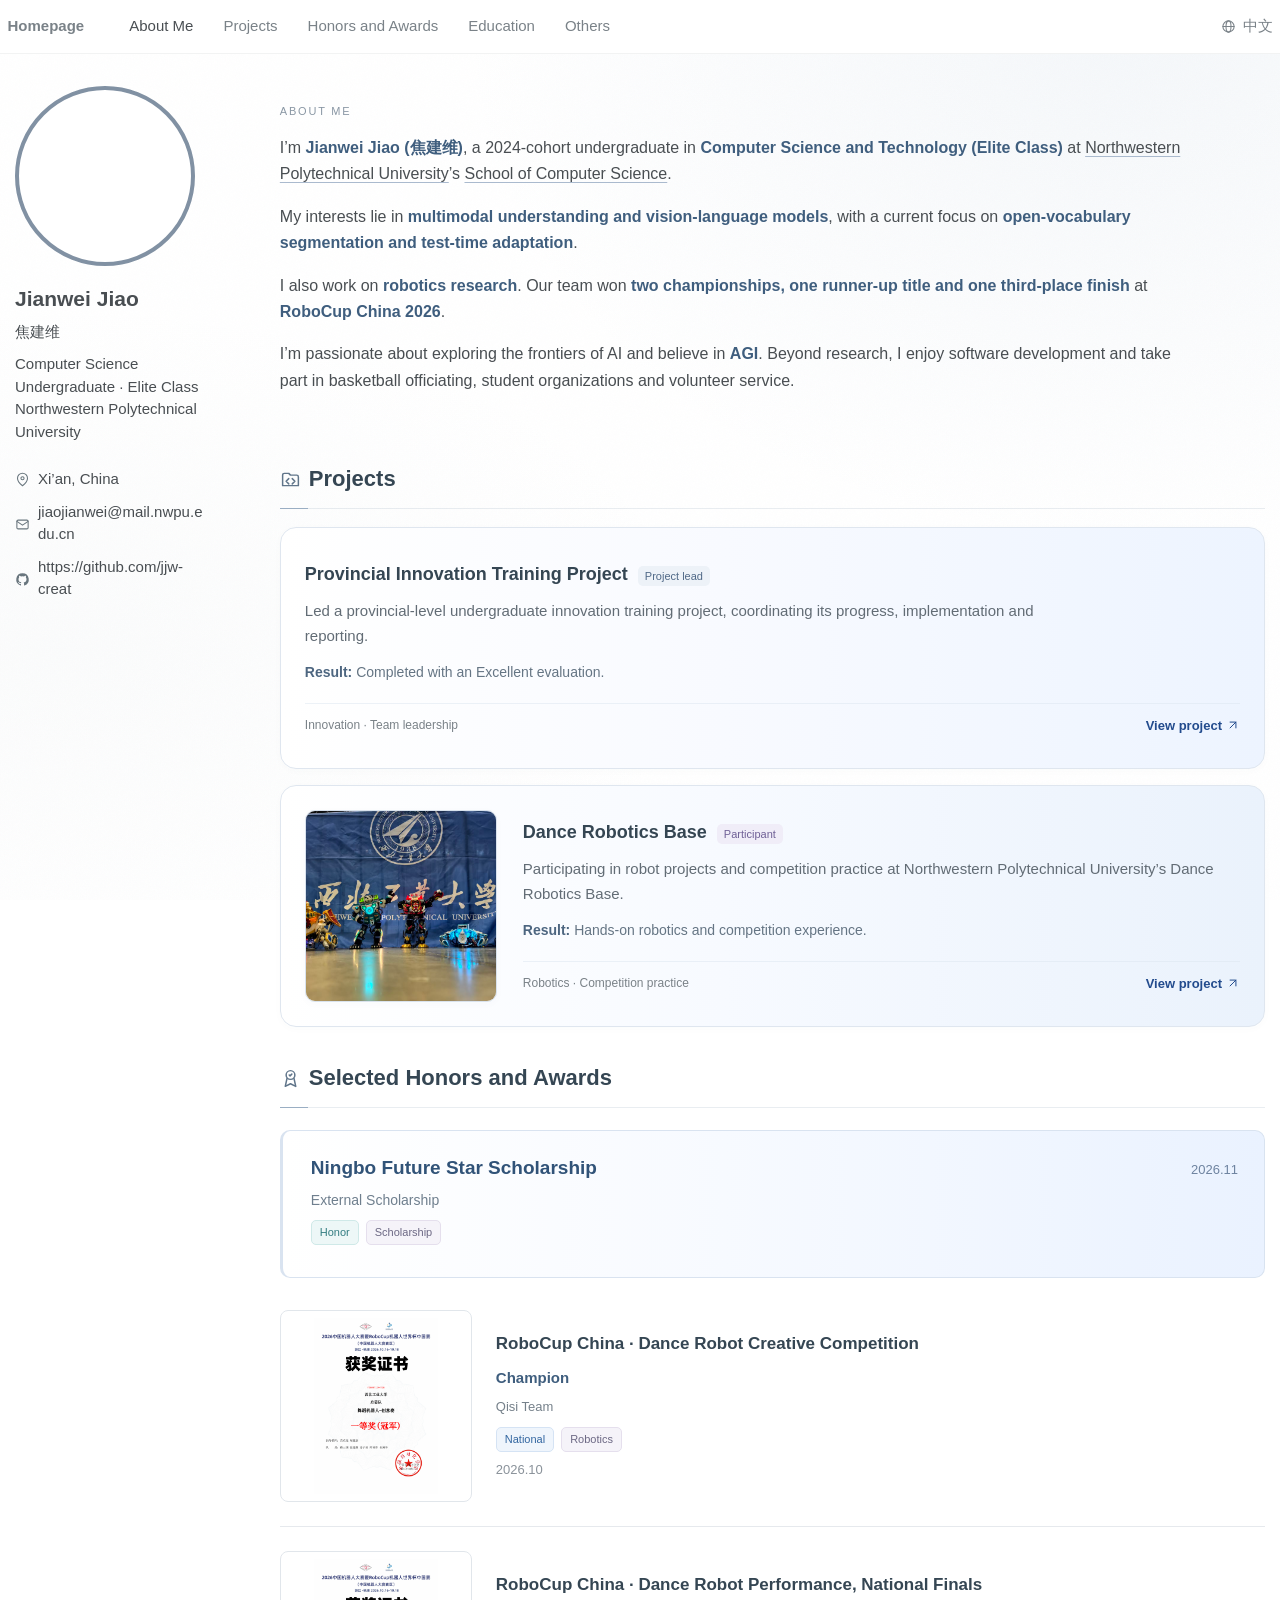
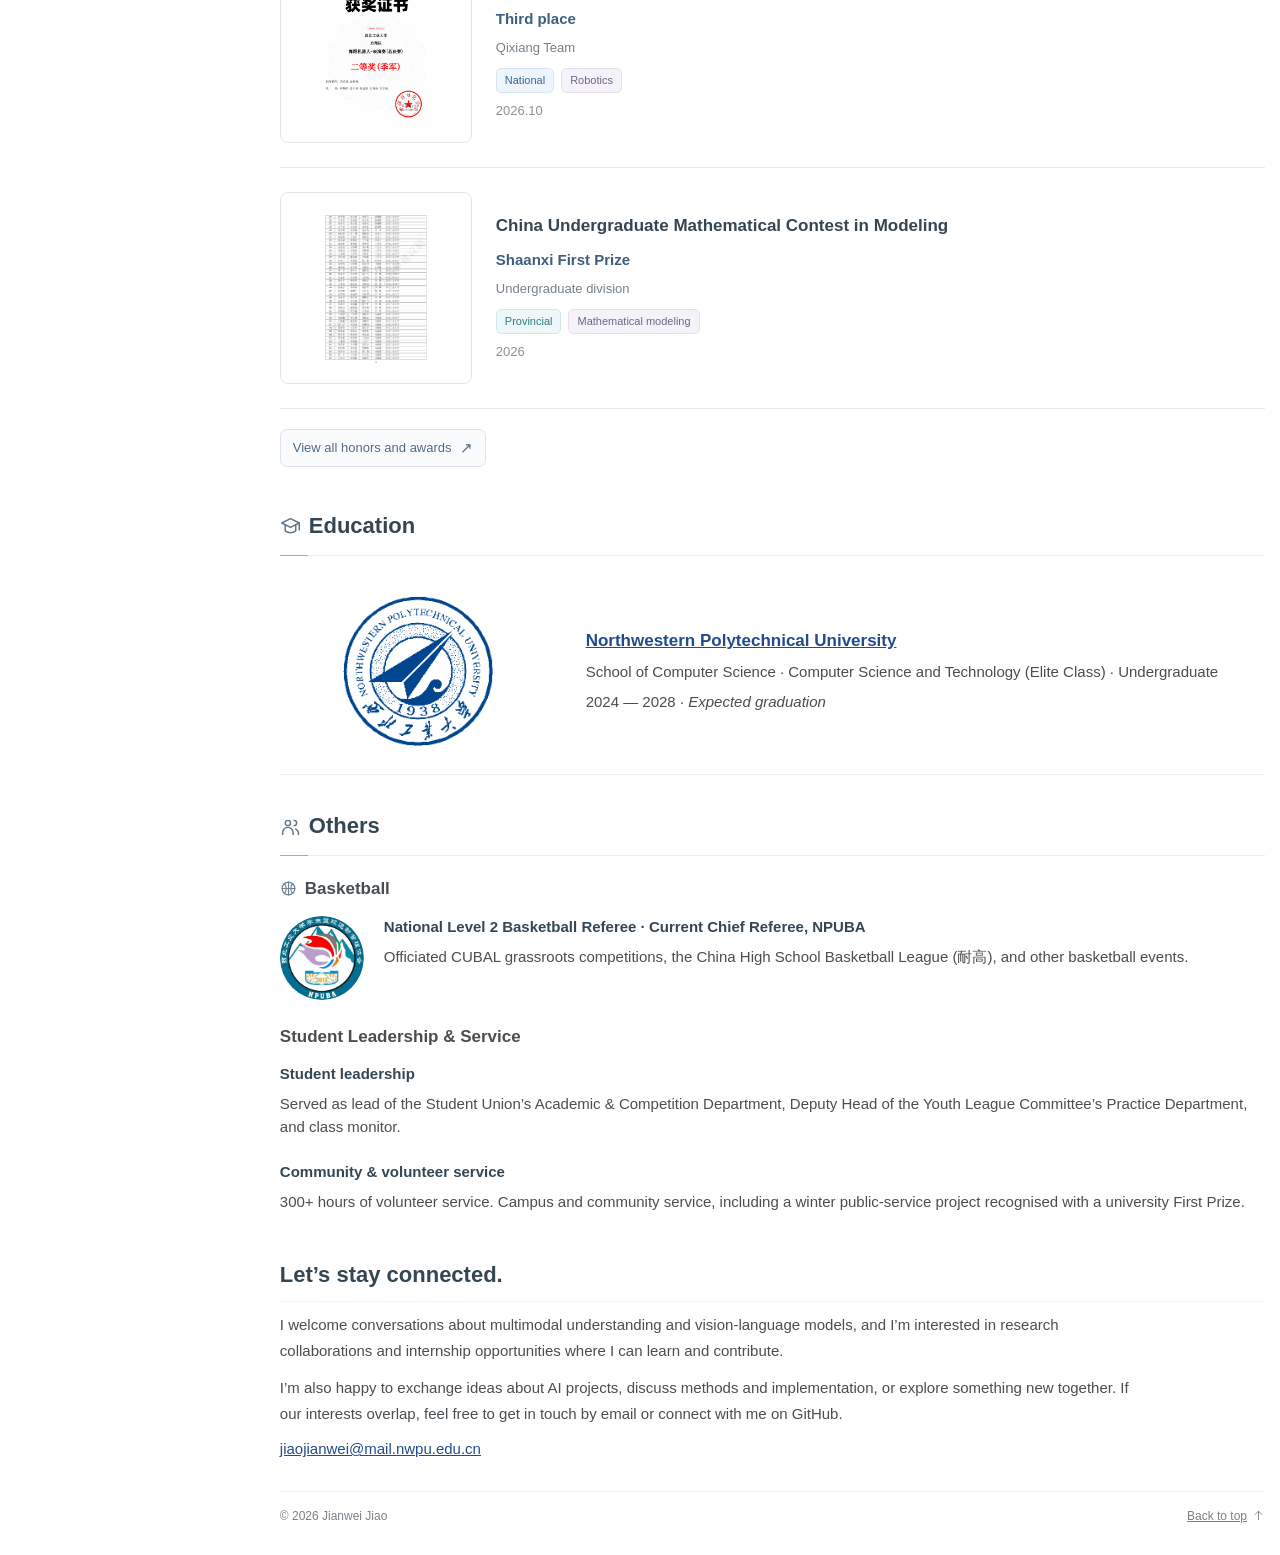
<file: index.html>
<!doctype html>
<html lang="en">
<head>
  <meta charset="UTF-8"><meta name="viewport" content="width=device-width,initial-scale=1">
  <meta name="theme-color" content="#fafbf9">
  <meta name="description" content="Jianwei Jiao — Computer Science undergraduate at Northwestern Polytechnical University, interested in multimodal understanding and vision-language models.">
  <title>Jianwei Jiao · 焦建维</title>
  <link rel="icon" href="assets/favicon.svg" type="image/svg+xml">
  <link rel="stylesheet" href="styles.css"><link rel="stylesheet" href="showcase.css"><script defer src="site-content.js"></script><script defer src="content.js"></script>
<link rel="stylesheet" href="/atmosphere.css"><script defer src="/atmosphere.js"></script><link rel="stylesheet" href="/editorial.css"><link rel="canonical" href="https://jjw-creat.github.io/"></head>
<body>
  <a class="skip" href="#main" data-i="skip">Skip to content</a>
  <header class="header"><div class="nav-inner">
    <a class="wordmark" href="#about" aria-label="Jianwei Jiao home">Homepage</a>
    <nav aria-label="Main navigation">
      <a href="#about" data-i="navAbout">About</a><a href="#projects" data-i="navProjects">Projects</a><a href="#awards" data-i="navAwards">Awards</a><a href="#education" data-i="educationNav">Education</a><a href="#others" data-i="navOthers">Others</a>
    </nav><button id="language" class="language" type="button" aria-label="Switch to Chinese">中文 <span aria-hidden="true">↗</span></button>
  </div></header>
  <div class="layout">
    <aside class="profile" aria-label="Personal information">
      <div class="portrait-frame" aria-hidden="true"></div>
      <div class="identity"><h1>Jianwei Jiao</h1><p class="chinese-name">焦建维</p><p class="role" data-i="role"></p><a class="university" href="https://en.nwpu.edu.cn/" target="_blank" rel="noopener" data-i="university"></a></div>
      <div class="profile-links"><span class="location"><svg class="ui-icon" viewBox="0 0 24 24" fill="none" stroke="currentColor" stroke-width="1.7" stroke-linecap="round" stroke-linejoin="round" aria-hidden="true" focusable="false"><path d="M20 10c0 6-8 12-8 12S4 16 4 10a8 8 0 1 1 16 0Z"/><circle cx="12" cy="10" r="2.5"/></svg> <span data-i="location"></span></span><a href="mailto:jiaojianwei@mail.nwpu.edu.cn"><svg class="ui-icon" viewBox="0 0 24 24" fill="none" stroke="currentColor" stroke-width="1.7" stroke-linecap="round" stroke-linejoin="round" aria-hidden="true" focusable="false"><rect x="3" y="5" width="18" height="14" rx="2"/><path d="m3 7 9 6 9-6"/></svg><span class="contact-value">jiaojianwei@mail.nwpu.edu.cn</span></a><a href="https://github.com/jjw-creat" target="_blank" rel="noopener"><svg class="ui-icon" viewBox="0 0 24 24" fill="none" stroke="currentColor" stroke-width="1.7" stroke-linecap="round" stroke-linejoin="round" aria-hidden="true" focusable="false"><path fill="currentColor" stroke="none" d="M12 2a10 10 0 0 0-3.16 19.49c.5.09.68-.22.68-.48v-1.87c-2.78.6-3.37-1.18-3.37-1.18-.45-1.16-1.11-1.47-1.11-1.47-.91-.62.07-.61.07-.61 1 .07 1.53 1.03 1.53 1.03.89 1.52 2.34 1.08 2.91.83.09-.65.35-1.08.63-1.33-2.22-.25-4.55-1.11-4.55-4.94 0-1.09.39-1.98 1.03-2.68-.1-.25-.45-1.27.1-2.65 0 0 .84-.27 2.75 1.03a9.58 9.58 0 0 1 5 0c1.91-1.3 2.75-1.03 2.75-1.03.55 1.38.2 2.4.1 2.65.64.7 1.03 1.59 1.03 2.68 0 3.84-2.34 4.69-4.57 4.94.36.31.68.92.68 1.85v2.75c0 .27.18.58.69.48A10 10 0 0 0 12 2Z"/></svg><span class="contact-value">https://github.com/jjw-creat</span></a></div>
      <p class="profile-note" data-i="profileNote"></p>
    </aside>
    <main id="main">
      <section id="about" class="about section">
        <p class="about-kicker" data-i="aboutKicker"></p><p class="intro" data-i="intro"></p><p class="intro secondary" data-i="intro2"></p><p class="intro secondary" data-i="introRobotics"></p><p class="intro secondary" data-i="intro3"></p>
      </section>
      <section id="projects" class="section"><div class="section-heading"><h2 data-i="projectsTitle"></h2><span class="section-no">01 /</span></div><p class="section-deck" data-i="projectsDeck"></p><div id="project-list"></div></section>
      <section id="awards" class="section"><div class="section-heading"><h2 data-i="awardsTitle"></h2><span class="section-no">02 /</span></div><div id="award-list"></div><a id="more-awards" class="text-button" href="/awards.html"></a><div id="additional-awards" hidden></div></section>
      <section id="education" class="section"><div class="section-heading"><h2 data-i="educationLabel"></h2></div><div class="education"><span class="education-symbol"><img src="assets/nwpu-emblem.png" alt="Northwestern Polytechnical University logo" width="150" height="150" loading="lazy"></span><div><h3 data-i="university"></h3><p data-i="degree"></p><span class="education-year">2024 — 2028 · <span data-i="expected"></span></span></div></div></section>
      <section id="others" class="section"><div class="section-heading"><h2 data-i="othersTitle"></h2></div><div id="basketball" class="others-group"><h3 class="others-heading" data-i="basketballTitle"></h3><div class="basketball-summary"><img id="basketball-logo" src="assets/npuba-logo.jpg" alt="NPUBA logo" width="84" height="84"><div id="basketball-list"></div></div></div><div id="service" class="others-group"><h3 class="others-heading" data-i="serviceTitle"></h3><div id="service-list"></div></div></section>
      <section class="contact section"><p class="eyebrow" data-i="contactLabel"></p><h2 data-i="contactTitle"></h2><p data-i="contactBody"></p><p data-i="contactBody2"></p><a href="mailto:jiaojianwei@mail.nwpu.edu.cn">jiaojianwei@mail.nwpu.edu.cn</a></section>
      <footer><span>© 2026 Jianwei Jiao</span><a href="#about" data-i="backTop"></a></footer>
    </main>
  </div>
  <dialog id="project-dialog"><div class="dialog-top"><p class="eyebrow" id="dialog-label"></p><button id="close-dialog" type="button" aria-label="Close details">×</button></div><h2 id="dialog-title"></h2><p id="dialog-body"></p><div id="dialog-gallery" class="robot-gallery" hidden></div><dl id="dialog-facts"></dl></dialog>
<dialog id="award-dialog" aria-labelledby="award-dialog-title"><div class="dialog-top"><button type="button" id="close-award-dialog" aria-label="Close award">×</button></div><h2 id="award-dialog-title"></h2><p id="award-dialog-prize"></p><figure><img id="award-dialog-image" alt=""><figcaption id="award-dialog-caption"></figcaption></figure></dialog>
</body></html>
</file>
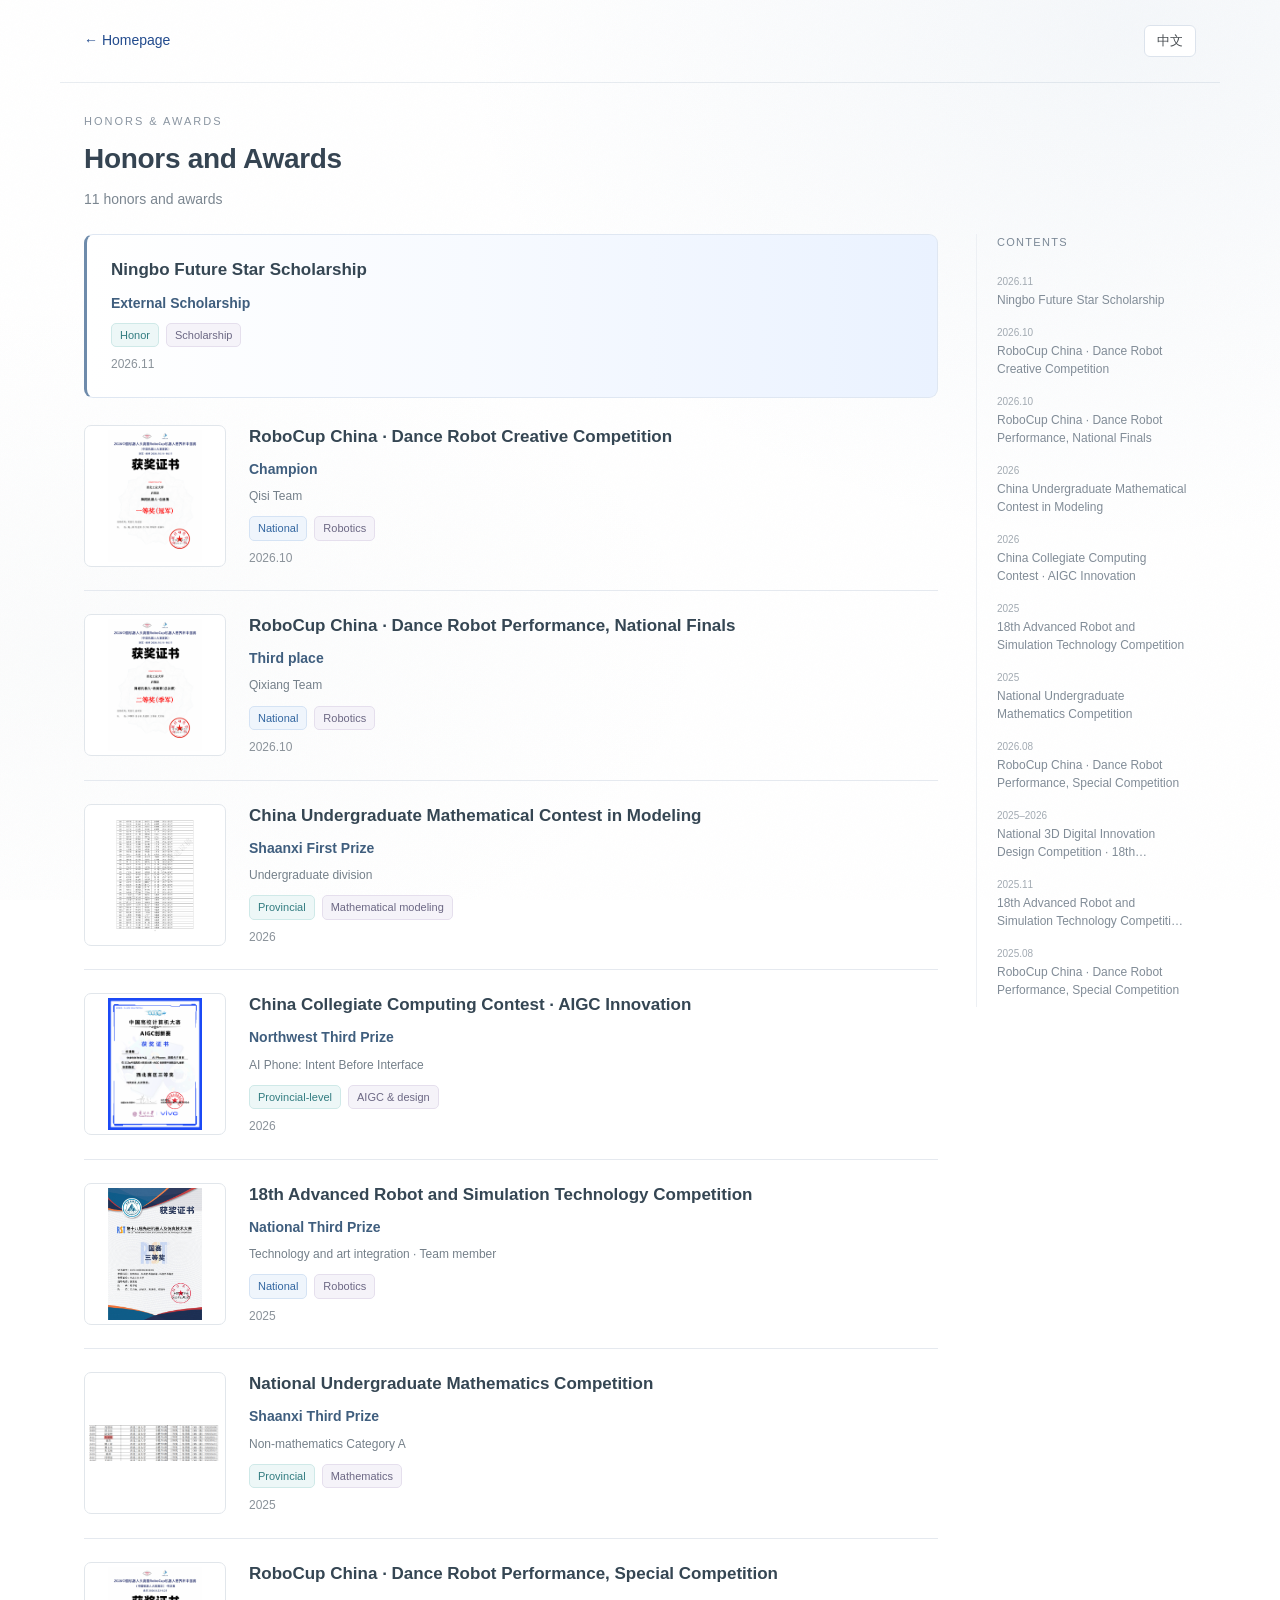
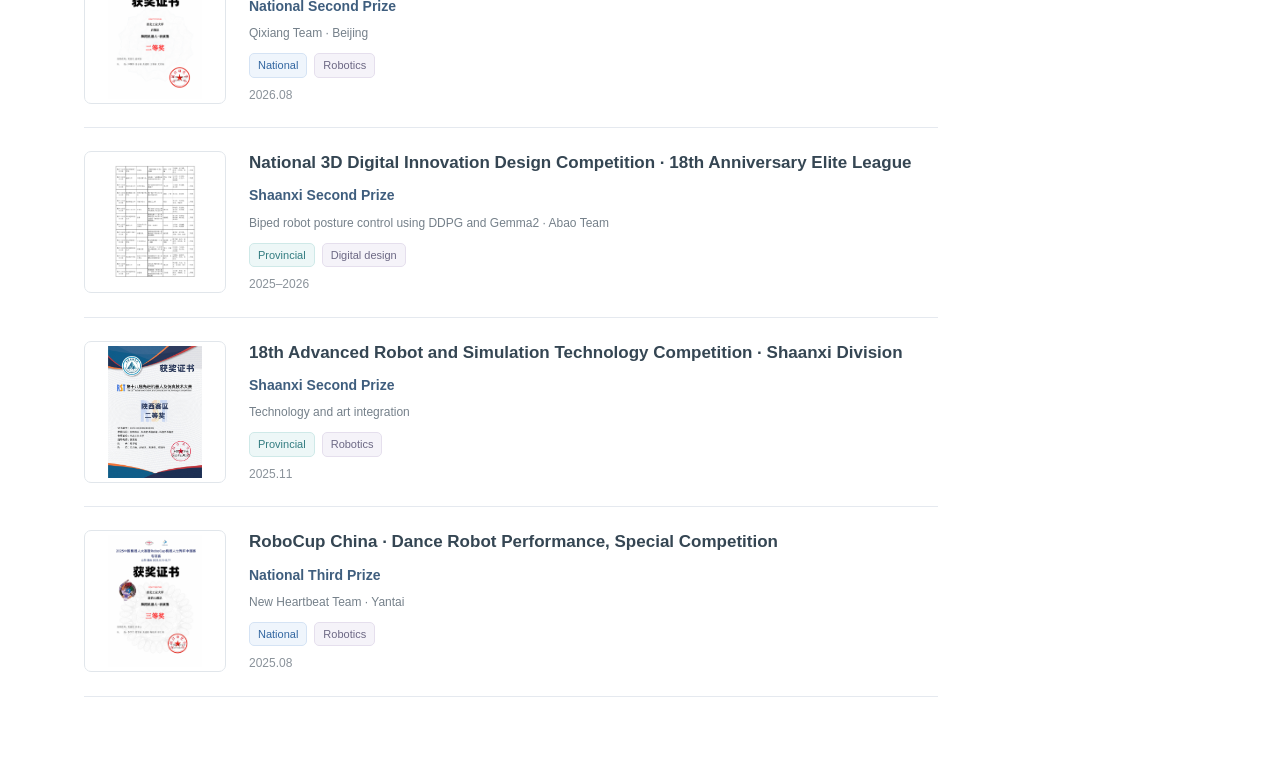
<file: awards.html>
<!doctype html><html lang="en"><head><meta charset="utf-8"><meta name="viewport" content="width=device-width,initial-scale=1"><title>Honors and Awards · Jianwei Jiao</title><link rel="icon" href="/assets/favicon.svg"><link rel="stylesheet" href="/styles.css"><link rel="stylesheet" href="/showcase.css"><link rel="stylesheet" href="/awards-page.css"><script defer src="/awards-page.js"></script><link rel="stylesheet" href="/atmosphere.css"><script defer src="/atmosphere.js"></script><link rel="stylesheet" href="/editorial.css"><link rel="canonical" href="https://jjw-creat.github.io/awards.html"></head><body><header class="honors-nav"><a id="back-home" href="/">← Homepage</a><button id="honors-language">中文</button></header><main class="honors-main"><p class="honors-kicker" id="honors-kicker">HONORS & AWARDS</p><h1 id="honors-title">Honors and Awards</h1><p id="honors-deck" class="honors-deck"></p><div class="honors-layout"><div class="honors-entries"><div id="honors-grid" class="honors-grid" aria-live="polite"></div></div><aside class="honors-toc" aria-label="Award directory"><p id="toc-label">ON THIS PAGE</p><div id="honors-toc-links"></div></aside></div></main><dialog id="evidence-dialog" aria-labelledby="evidence-title"><div class="dialog-top"><button id="close-evidence" aria-label="Close evidence">×</button></div><h2 id="evidence-title"></h2><p id="evidence-result"></p><img id="evidence-image" alt=""><p id="evidence-caption"></p></dialog></body></html>
</file>
<file: styles.css>
/* Typography and desktop proportions measured from https://trap-1.github.io/. */
.basketball-summary{display:flex;align-items:flex-start;gap:20px;margin-bottom:12px}.basketball-summary>img{width:84px;height:84px;object-fit:contain;flex-shrink:0;border-radius:50%}.basketball-summary .experience{padding-bottom:0}.basketball-summary>div{min-width:0}@media(max-width:760px){.basketball-summary{gap:14px}.basketball-summary>img{width:64px;height:64px}}
.profile-links>a>.contact-value{width:auto;min-width:0;overflow-wrap:anywhere}.profile-links>a .ui-icon{flex-shrink:0;margin-top:3px}.profile-links>a{align-items:flex-start}
.others-group{margin:20px 0 24px}.others-heading{display:flex;align-items:center;gap:8px;font:700 17px/1.5 var(--font);margin:0 0 14px}.others-heading .ui-icon{width:17px;height:17px;color:#718196}.others-group .experience h4{font:700 15px/22.5px var(--font);margin:0 0 7.5px}.volunteer h4{font:700 15px/22.5px var(--font);margin:0}.contact p:not(.eyebrow){font:400 15px/22.5px var(--font);margin:0 0 12px;max-width:850px}
:root{--ink:#494e52;--muted:#7a8288;--blue:#224b8d;--line:#f2f3f3;--font:'Trebuchet MS',Helvetica,sans-serif}
.portrait-frame{width:100%;max-width:180px;aspect-ratio:1;border:4px solid #8191a3;border-radius:50%;background:#fff;margin:0 0 20px}
@media(max-width:760px){.profile{display:flow-root}.portrait-frame{float:right;width:110px;margin:0 0 12px 18px}.profile-links{clear:both}}
*{box-sizing:border-box}html{font-size:15px;background:#fff;scroll-behavior:smooth;scroll-padding-top:75px}body{margin:0;background:#fff;color:var(--ink);font:400 15px/1.5 var(--font)}a{color:var(--blue);text-decoration:underline}a:hover{text-decoration:none}button{font:inherit;cursor:pointer;color:inherit}a:focus-visible,button:focus-visible{outline:2px solid var(--blue);outline-offset:3px}[hidden]{display:none!important}
.header{position:sticky;top:0;z-index:10;background:#fff;border-bottom:1px solid var(--line)}.nav-inner{max-width:1280px;margin:auto;display:flex;align-items:center;min-height:52.5px;padding:7.5px;gap:0}.wordmark{font-size:15px;font-weight:700;line-height:22.5px;color:var(--muted);text-decoration:none;padding:7.5px 0;margin-right:45px}.wordmark-dot{display:none}nav{display:flex;gap:30px;align-items:center}nav a{font-size:15px;font-weight:400;line-height:22.5px;padding:7.5px 0;color:var(--muted);text-decoration:none;white-space:nowrap}nav a.active{color:var(--ink)}nav a:hover{text-decoration:none;color:var(--ink)}.language{font-size:15px;color:var(--muted);border:0;background:#fff;padding:7.5px 0;margin-left:auto;white-space:nowrap}.language span{display:none}
.layout{max-width:1280px;margin:15px auto 0;padding:0 15px;display:grid;grid-template-columns:15.2541667% minmax(0,1fr);column-gap:5.9308333%;align-items:start}.profile{position:sticky;top:75px;margin:0 0 15px;padding-top:10px}.identity h1{font:700 21px/1.2 var(--font);letter-spacing:normal;margin:0}.chinese-name{font-size:15px;margin:10px 0 0}.role{font-size:15px;line-height:22.5px;margin:10px 0 0}.university{font-size:15px;line-height:22.5px;display:block;text-decoration:none;color:var(--ink);margin-top:0}.profile-links{margin:20px 0 0;display:grid;gap:0;font-size:15px;line-height:22.5px}.profile-links>a,.location{display:block;color:var(--ink);padding:5px 0;text-decoration:none}.profile-links>a:hover{text-decoration:underline}.profile-links>a>span,.location>span:first-child{display:inline-block;width:18px;font-size:15px}.profile-note{display:none}
main{min-width:0}.section{margin:0;scroll-margin-top:75px}.about{margin-bottom:0}.intro{font:400 15px/22.5px var(--font);margin:0 0 7.5px;letter-spacing:normal}.intro strong{font-weight:700}.secondary{color:var(--ink)}.eyebrow,.section-no,.section-deck{display:none}.section-heading{margin:21px 0 10.5px;padding:0 0 10.5px;border-bottom:1px solid var(--line)}.section-heading h2{font:700 21px/25.2px var(--font);letter-spacing:normal;margin:0}.intro-title{display:none}
.project{display:grid;grid-template-columns:40% minmax(0,1fr);gap:30px;align-items:center;padding:30px 0;border-bottom:1px solid #efefef;margin:0}.project:nth-child(-n+2){background:rgba(0,54,159,.06);border-left:3px solid #2d328e;border-radius:5px;margin:0 0 10.5px -3.75px;padding:30px 0 30px 18.75px}.project-art{height:185px;position:relative;display:flex;align-items:center;justify-content:center;background:#fff;box-shadow:3px 3px 6px #0005;border:1px solid #f5f5f5}.project-art svg{width:70%;height:auto;stroke:#4f6383;stroke-width:1.2}.project-art .art-label{position:absolute;left:10px;bottom:7px;font:400 10px/1.5 var(--font);text-transform:uppercase;letter-spacing:.4px;color:var(--muted)}.project-meta{font-size:12px;line-height:18px;margin:0 0 10px;color:var(--muted)}.project h3{font:700 15px/22.5px var(--font);margin:0 0 7.5px;letter-spacing:normal}.project p.description{font:400 15px/22.5px var(--font);margin:0 0 7.5px}.text-button{border:0;background:transparent;color:var(--blue);padding:0;font:400 15px/22.5px var(--font);text-decoration:underline;text-align:left}.text-button:hover{text-decoration:none}.project-title{font-weight:700}.project .text-button:not(.project-title){font-weight:700}.project>div:last-child{padding-right:10px}
#award-list,#additional-awards{padding-left:30px;margin:7.5px 0 15px}.award{display:list-item;list-style-type:disc;padding:0;margin:0 0 7.5px;font:400 15px/22.5px var(--font)}.award-year{font-style:italic;margin-right:8px}.award>div{display:inline}.award h3{font:400 15px/22.5px var(--font);margin:0;display:inline}.award-prize{font-size:15px;font-weight:700;display:inline;margin-left:7px;color:var(--ink)}.award-detail{font-size:13px;display:block;margin:0;color:var(--muted)}#more-awards{font-size:13px;margin-left:30px}
.education{display:grid;grid-template-columns:28% minmax(0,1fr);column-gap:30px;align-items:center;padding:18.75px 0 30px;border-bottom:1px solid #efefef}.education-symbol{display:flex;align-items:center;justify-content:center;font:italic 65px Georgia,serif;color:var(--blue);height:150px}.education h3{font:700 15px/22.5px var(--font);color:var(--blue);text-decoration:underline;margin:0 0 7.5px}.education p{font-size:15px;margin:7.5px 0}.education-year{font-size:15px;line-height:22.5px}.education-year span{font-style:italic}
.basketball-intro{display:block;padding:0;margin:0 0 15px;background:transparent}.basketball-intro h3{display:none}.basketball-intro p:last-child{font:400 15px/22.5px var(--font);margin:0 0 7.5px}.court-art{display:none}.experience{padding:0 0 15px;margin:0;font-size:15px;border:0}.experience h3{font:700 15px/22.5px var(--font);margin:0 0 7.5px}.experience p{font:400 15px/22.5px var(--font);margin:0 0 7.5px}.experience-note{display:block;font-size:13px;color:var(--muted);font-style:italic}.volunteer{padding:0;margin:0 0 15px;display:flex;gap:8px;align-items:baseline}.volunteer-number{font:700 15px/22.5px var(--font)}.volunteer-number span{font-size:15px}.volunteer h3{font:700 15px/22.5px var(--font);margin:0}.volunteer p{font-size:15px;margin:7.5px 0}.contact{margin:21px 0}.contact h2{font:700 21px/25.2px var(--font);border-bottom:1px solid var(--line);padding-bottom:10.5px;margin:0 0 10.5px}.contact>a{font-size:15px}.contact>a span{display:none}footer{border-top:1px solid var(--line);margin-top:30px;padding:15px 0 30px;display:flex;justify-content:space-between;font-size:12px;color:var(--muted)}footer a{color:var(--muted)}
dialog{max-width:620px;width:calc(100% - 30px);padding:25px;border:1px solid #ddd;background:#fff;color:var(--ink);font:400 15px/22.5px var(--font);box-shadow:0 15px 70px #0003}dialog::backdrop{background:#0006}.dialog-top{display:flex;justify-content:flex-end}.dialog-top button{border:0;background:transparent;font-size:26px;padding:0 0 0 15px}dialog h2{font:700 21px/25.2px var(--font);margin:0 0 15px}dialog p{margin:0 0 15px}dialog dt{font-weight:700;margin-top:15px}dialog dd{margin:5px 0}.skip{position:fixed;left:10px;top:-70px;background:var(--blue);color:white;padding:8px 14px;z-index:20}.skip:focus{top:8px}
@media(max-width:925px){.nav-inner{padding-inline:15px}.wordmark{margin-right:30px}nav{gap:20px}.layout{grid-template-columns:180px minmax(0,1fr);column-gap:30px}.project{gap:20px}.project-art{height:145px}.project-art .art-label{font-size:8px}.project:nth-child(-n+2){padding-left:15px}}
@media(max-width:760px){.nav-inner{flex-wrap:wrap;min-height:52.5px;padding:7.5px 15px}.wordmark{margin-right:20px}.language{order:2}nav{order:3;width:100%;gap:23px;overflow-x:auto}nav a{font-size:14px;padding:7.5px 0}.layout{display:block;margin-top:15px;padding:0 15px}.profile{position:static;padding-top:0;margin-bottom:22.5px}.identity h1{font-size:21px}.chinese-name{display:inline-block;margin:5px 0}.role{margin-top:5px}.university{display:inline}.profile-links{display:flex;gap:18px;flex-wrap:wrap;margin-top:7.5px}.profile-links>a,.location{font-size:13px;padding:0}.intro{font-size:15px;line-height:22.5px}.section{scroll-margin-top:110px}.project{grid-template-columns:1fr;padding:22.5px 0;gap:15px}.project:nth-child(-n+2){padding:22.5px 15px;margin-left:0}.project-art{width:100%;max-width:400px;height:185px;margin:auto}.project>div:last-child{padding-right:0}.education{grid-template-columns:24% minmax(0,1fr);gap:20px}.education-symbol{font-size:48px;height:120px}.award-detail{font-size:13px}.experience{padding-bottom:15px}html{scroll-padding-top:110px}footer{font-size:11px}}
@media(prefers-reduced-motion:reduce){html{scroll-behavior:auto}}

.education-symbol img{width:auto;height:150px;max-width:100%;object-fit:contain}.project .project-title{font-weight:700}

/* Supplied photographs keep their full frame and original proportions. */
.project-art.robot-photo{height:auto;background:transparent;border:0;box-shadow:3px 3px 6px #0005}
.robot-photo img{display:block;width:100%;height:auto;object-fit:contain}
.robot-gallery figure{margin:18px 0}.robot-gallery img{display:block;width:100%;height:auto}
.robot-gallery figcaption{font-size:13px;line-height:1.5;color:var(--muted);margin-top:6px}
dialog{max-height:calc(100dvh - 40px);overflow-y:auto;overscroll-behavior:contain}

/* A single vector icon family; real project evidence replaces placeholders. */
.ui-icon{width:18px;height:18px;display:inline-block;flex:none;vertical-align:-3px;color:currentColor}
.section-heading h2{display:flex;align-items:center;gap:8px}.section-heading h2>.ui-icon{width:21px;height:21px;color:#60758a}
.profile-links>a,.profile-links>.location{display:flex;align-items:center;gap:8px}.profile-links .ui-icon{width:15px;height:15px;color:#69767e}
.language{display:inline-flex;align-items:center;gap:7px}.language .ui-icon{width:15px;height:15px}
.detail-arrow{width:13px;height:13px;margin-left:4px}.text-button:has(.detail-arrow){display:inline-flex;align-items:center;gap:1px}
footer a{display:inline-flex;align-items:center;gap:5px}footer a .ui-icon{width:13px;height:13px}
.project.project-text{display:block;background:transparent;border-left:0;border-radius:0;margin:0;padding:22.5px 0;border-bottom:1px solid #efefef}
.project.project-text>div{padding-right:0}.project.project-text .project-meta{margin-bottom:6px}
.certificate-preview{position:relative;display:block;width:100%;height:220px;padding:0;border:1px solid #e4e8ef;box-shadow:none;background:#f5f7fb;overflow:hidden;cursor:zoom-in}
.certificate-preview>img{display:block;width:100%;height:100%;object-fit:cover;object-position:center 38%;transition:transform .2s ease}
.certificate-preview:hover>img{transform:scale(1.025)}.certificate-preview:focus-visible{outline-offset:4px}
.document-caption{position:absolute;bottom:0;left:0;right:0;padding:7px 10px;background:#ffffffed;color:var(--blue);font-size:12px;display:flex;align-items:center;gap:6px;border-top:1px solid #e4e8ef}
.document-caption .ui-icon{width:14px;height:14px}.robot-gallery figure>img[src$="aigc-award-certificate.png"]{max-width:460px;margin:auto}
@media(max-width:760px){.profile-links>a,.profile-links>.location{gap:5px}.certificate-preview{height:220px;max-width:400px}.section-heading h2{gap:7px}}
@media(prefers-reduced-motion:reduce){.certificate-preview>img{transition:none}}

.portrait-frame{overflow:hidden}.portrait-frame img{display:block;width:100%;height:100%;object-fit:cover}.draft-banner{padding:8px;text-align:center;color:#7b5500;background:#fff3cc;font-size:13px}.edit-homepage{font-size:12px}
</file>
<file: showcase.css>
/* Project and award presentation inspired by samxander.cn; existing type system is retained. */
.about{padding-top:34px;padding-bottom:18px;max-width:910px}.about-kicker{font:400 11px/1.5 var(--font);letter-spacing:1.8px;color:#8a97a4;margin:0 0 16px;text-transform:uppercase}.about .intro{margin-bottom:12px}
#award-list>.award-card-featured{position:relative;padding:24px 28px;margin:22px 0 8px;background:#f6f9fe;border:1px solid #dce6f3;border-left:3px solid #5c7ea8;border-radius:10px;min-height:0}#award-list>.award-card-featured .award-content{width:100%;padding-right:95px}#award-list>.award-card-featured h3{font-size:19px;line-height:1.4;margin:0 0 8px;color:#315378}#award-list>.award-card-featured .award-result{font-weight:400;color:#6f7f8e;font-size:14px}#award-list>.award-card-featured .award-date{position:absolute;right:26px;top:21px;font-size:13px;color:#6e83a0}#award-list>.award-card-featured .award-context:empty{display:none}#more-awards{display:inline-flex;text-decoration:none;align-items:center;gap:8px}#more-awards::after{content:'↗';font-size:15px}
@media(max-width:760px){.about{padding-top:14px;padding-bottom:12px}.about-kicker{margin-bottom:12px}#award-list>.award-card-featured{padding:20px;margin-top:18px}#award-list>.award-card-featured .award-content{padding-right:0}#award-list>.award-card-featured h3{font-size:17px}#award-list>.award-card-featured .award-date{position:static;margin-top:10px}}
#project-list{display:grid;gap:16px;margin:18px 0 26px}
.project-card{display:grid;grid-template-columns:192px minmax(0,1fr);gap:24px;align-items:center;position:relative;overflow:hidden;border:1px solid #e2e6eb;border-radius:16px;background:#fafbfc;padding:20px;min-height:234px;box-shadow:0 1px 2px #23364d06;transition:transform .2s,border-color .2s,box-shadow .2s}
.project-card:hover,.project-card:focus-within{transform:translateY(-2px);border-color:#9bafc9;box-shadow:0 8px 24px #24476b0d}
.project-card-link{position:absolute;inset:0;width:100%;height:100%;border:0;background:transparent;z-index:2;border-radius:15px}
.project-card-link:focus-visible{outline:2px solid var(--blue);outline-offset:-3px}
.project-thumb{width:192px;height:192px;border:1px solid #e3e7ec;border-radius:8px;overflow:hidden;background:#fff}
.project-thumb img{display:block;width:100%;height:100%;object-fit:contain;transition:transform .2s}
.project-thumb img[src*="competition-robots-"]{object-fit:cover}
.project-card:hover .project-thumb img{transform:scale(1.02)}
.project-title-line{display:flex;flex-wrap:wrap;align-items:center;gap:6px 9px;margin:0 0 10px}
.project-title-line h3{font:700 16px/1.4 var(--font);margin:0;color:#343f48}
.project-role{font:400 11px/1.5 var(--font);padding:2px 7px;background:#edf2f8;color:#506987;border-radius:5px;white-space:nowrap}
.project-role-lead{background:#f0edf8;color:#6f6096}
.project-description,.project-outcome{font:400 15px/22.5px var(--font);margin:0 0 8px;color:#626c75}
.project-outcome{font-size:13px;color:#647484}.project-outcome strong{font-weight:700;color:#4e5e6b}
.project-footer{display:flex;align-items:center;justify-content:space-between;gap:12px;flex-wrap:wrap;margin-top:15px}
.project-domain{font-size:12px;color:#7a8288}.project-cta{display:inline-flex;align-items:center;gap:4px;font-size:13px;font-weight:700;color:var(--blue)}.project-cta .ui-icon{width:14px;height:14px}
.project-card-text{grid-template-columns:minmax(0,1fr);min-height:0;padding:23px 25px;background:#fcfcfd}.project-card-text .project-description{max-width:760px}
#award-list,#additional-awards{padding:0;margin:0}
.award-card{display:flex;gap:24px;align-items:center;padding:24px 0;min-height:240px;border-bottom:1px solid #e6e9ed;list-style:none}
.award-image-button{width:192px;height:192px;flex:none;padding:7px;position:relative;border:1px solid #e1e6eb;border-radius:8px;background:#fff;cursor:zoom-in;overflow:hidden;transition:border-color .2s,box-shadow .2s}
.award-image-button:hover{border-color:#9bafc9;box-shadow:0 5px 16px #24476b0d}.award-image-button img{display:block;width:100%;height:100%;object-fit:contain}
.evidence-zoom{position:absolute;right:5px;bottom:5px;display:grid;place-items:center;width:24px;height:24px;background:#fff;border:1px solid #e3e7ec;border-radius:5px;color:#66809a;opacity:0;transition:opacity .2s}
.evidence-zoom .ui-icon{width:14px;height:14px}.award-image-button:hover .evidence-zoom,.award-image-button:focus-visible .evidence-zoom{opacity:1}
.award-content{min-width:0}.award-content h3{font:700 16px/1.45 var(--font);color:#343f48;margin:0 0 8px}
.award-result{font:700 15px/22.5px var(--font);color:var(--blue);margin:0 0 5px}
.award-context{font-size:13px;color:#75808a;line-height:1.6;margin:0 0 10px}
.award-tags{display:flex;flex-wrap:wrap;gap:7px;margin:8px 0}
.award-tag{font-size:11px;font-weight:400;line-height:1.5;padding:3px 8px;border:1px solid;border-radius:5px}
.award-tag.national{color:#3266a0;background:#eff5fc;border-color:#d5e3f4}
.award-tag.regional{color:#327c80;background:#edf7f7;border-color:#cfe9e8}
.award-tag.university{color:#69737c;background:#f3f5f6;border-color:#e1e5e9}
.award-tag.topic{color:#6c6884;background:#f5f3f9;border-color:#e5dfed}
.award-date{font-size:13px;line-height:1.6;color:#8a929a;margin:8px 0 0}
.award-card-text{min-height:0;padding:24px 0}.award-card-text .award-content{padding-left:0}
#more-awards{margin:20px 0 8px;padding:7px 12px;border:1px solid #dce3ec;border-radius:7px;color:#526b88;background:#fafbfd;font-size:13px;text-decoration:none}#more-awards:hover{background:#f0f4f9}
#additional-awards{margin-top:0}.award-card:last-child{border-bottom:1px solid #e6e9ed}
#award-dialog{max-width:780px;padding:25px 30px}#award-dialog-prize{color:var(--blue);font-weight:700}#award-dialog figure{margin:18px 0 0}#award-dialog-image{display:block;max-width:100%;max-height:68vh;width:auto;height:auto;margin:auto;object-fit:contain}#award-dialog-caption{margin-top:12px;font-size:13px;color:#7a8288;text-align:center}
@media(max-width:1080px){.project-card{grid-template-columns:160px minmax(0,1fr);gap:20px;padding:18px}.project-thumb{width:160px;height:160px}.project-card-text{grid-template-columns:1fr}.award-image-button{width:160px;height:160px}.award-card{gap:20px;min-height:210px}}
@media(max-width:760px){#project-list{gap:14px}.project-card{grid-template-columns:110px minmax(0,1fr);gap:16px;padding:16px;min-height:0;align-items:start;border-radius:13px}.project-card-link{border-radius:12px}.project-thumb{width:110px;height:110px;border-radius:7px}.project-title-line{gap:5px;margin-bottom:8px}.project-title-line h3{font-size:15px}.project-role{font-size:10px;padding:2px 6px}.project-description{font-size:13px;line-height:1.7}.project-outcome{font-size:12px;line-height:1.7}.project-footer{gap:6px;margin-top:10px}.project-domain{font-size:10px}.project-cta{font-size:12px}.project-card-text{grid-template-columns:1fr}.award-card{gap:16px;align-items:flex-start;padding:20px 0;min-height:0}.award-image-button{width:110px;height:110px;padding:5px}.award-content h3{font-size:15px}.award-result{font-size:13px;line-height:1.6}.award-context{font-size:12px;line-height:1.5;margin-bottom:7px}.award-tag{font-size:10px;padding:2px 6px}.award-tags{gap:5px;margin:6px 0}.award-date{font-size:12px}.evidence-zoom{opacity:1;width:20px;height:20px}.award-card-text .award-content{padding-left:0}#award-dialog{padding:20px}#award-dialog-image{max-height:65vh}}
@media(max-width:420px){.project-card{grid-template-columns:1fr}.project-thumb{width:100%;height:160px;max-width:none}.project-card-text{padding:18px}.project-footer{margin-top:10px}.award-card{gap:13px}.award-image-button{width:96px;height:112px}.award-content h3{font-size:14px}.award-tag{padding:2px 5px}}
@media(prefers-reduced-motion:reduce){.project-card,.project-thumb img,.award-image-button,.evidence-zoom{transition:none}.project-card:hover,.project-card:focus-within,.project-card:hover .project-thumb img{transform:none}}
</file>
<file: atmosphere.css>
/* Quiet paper, a stationary wash of blue, and short entrance transitions. */
body{background:transparent;isolation:isolate}
body::before{content:'';position:fixed;inset:0;z-index:-1;pointer-events:none;background-color:#fff;background-image:radial-gradient(ellipse at 88% 3%,rgba(115,151,188,.075),transparent 42%),radial-gradient(ellipse at 5% 72%,rgba(157,175,184,.045),transparent 38%),url("data:image/svg+xml,%3Csvg xmlns='http://www.w3.org/2000/svg' width='160' height='160'%3E%3Cfilter id='n'%3E%3CfeTurbulence type='fractalNoise' baseFrequency='.72' numOctaves='3' stitchTiles='stitch'/%3E%3C/filter%3E%3Crect width='100%25' height='100%25' opacity='.025' filter='url(%23n)'/%3E%3C/svg%3E");background-size:auto,auto,160px 160px}
.header{background:rgba(255,255,255,.94);backdrop-filter:blur(12px)}
.section-heading,.honors-nav{border-bottom-color:rgba(125,149,171,.17)}
.section-heading{position:relative}
.section-heading::after{content:'';position:absolute;bottom:-1px;left:0;width:28px;height:1px;background:#9aaec3}
.honors-main>h1{letter-spacing:-.3px}
.honors-toc{max-height:calc(100vh - 60px);overflow-y:auto;scrollbar-width:thin;scrollbar-color:#dce3eb transparent}
.honors-toc button{transition:color .2s,background-color .2s;border-radius:4px;padding-left:7px;margin-left:-7px}
.honors-toc button.active{background:rgba(79,116,160,.055)}
.honors-grid .award-card{background:transparent;scroll-margin-top:30px}
.honors-grid .award-card-featured{background:linear-gradient(120deg,#f4f7fc,#fafbfd)}
.award-image-button{transition:border-color .22s,box-shadow .22s}
.award-image-button:hover{box-shadow:0 5px 18px #28496d0b}
.motion-enter{animation:quiet-enter .65s cubic-bezier(.2,.65,.3,1) both}
@keyframes quiet-enter{from{opacity:0;transform:translateY(7px)}to{opacity:1;transform:translateY(0)}}
@media(prefers-reduced-motion:reduce){html{scroll-behavior:auto}.motion-enter{animation:none}.honors-toc button,.award-image-button{transition:none}}
</file>
<file: editorial.css>
/* Existing Trebuchet typeface, with clearer editorial hierarchy and quiet gradients. */
:root{--heading-ink:#354653;--accent-ink:#3f5e7e}
.intro{font-size:16px;line-height:1.65}
.about .intro{margin-bottom:16px}
.intro strong,.intro b{font-weight:700;color:var(--accent-ink)}
.intro a{color:inherit;text-decoration-color:#aabace;text-underline-offset:3px}
.section-heading{margin-top:36px;margin-bottom:18px;padding-bottom:13px}
.section-heading h2,.contact h2{font-size:22px;line-height:1.4;font-weight:700;color:var(--heading-ink)}
.project-card{padding:24px;gap:26px;min-height:242px;align-items:center;border-color:#dfe6ef;background:linear-gradient(90deg,#fff 0%,#f8faff 45%,#edf4ff 100%);box-shadow:0 2px 8px #2e4d6b05}
.project-card:nth-child(even){background:linear-gradient(90deg,#fff 0%,#f7faff 45%,#eaf2fc 100%)}
.project-title-line{align-items:baseline;gap:10px;margin-bottom:10px}
.project-title-line h3{font-size:18px;line-height:1.5;font-weight:700;color:var(--heading-ink)}
.project-description{font-size:15px;line-height:1.7;margin-bottom:12px}
.project-outcome{font-size:14px;line-height:1.7;color:#657584}
.project-outcome strong{font-weight:700;color:#4d6680}
.project-footer{margin-top:18px;padding-top:12px;border-top:1px solid #dce5ef80;align-items:center}
.project-cta{font-weight:700}
.project-thumb{background:#fff;border-color:#d9e2ed;border-radius:10px;box-shadow:0 2px 8px #29496c06}
.project-role{font-weight:400}
.award-content h3,.honors-grid .award-content h3{font-size:17px;line-height:1.55;font-weight:700;color:var(--heading-ink)}
.award-result{font-weight:700;line-height:1.65;color:var(--accent-ink)}
.award-context{line-height:1.65}
#award-list>.award-card-featured{background:linear-gradient(90deg,#fff 0%,#f7faff 45%,#eaf2ff 100%);border-color:#d9e3f0}
.honors-grid .award-card-featured{background:linear-gradient(90deg,#fff 0%,#f7faff 45%,#eaf2ff 100%)}
.education{padding-top:22px;padding-bottom:28px}
.education h3{font-size:17px;line-height:1.5;font-weight:700}
.experience h4{color:var(--heading-ink)}
.contact p:not(.eyebrow){font-size:15px;line-height:1.7}
@media(max-width:760px){.intro{font-size:15px;line-height:1.7}.section-heading{margin-top:30px;margin-bottom:16px}.section-heading h2,.contact h2{font-size:21px}.project-card{padding:18px;gap:18px;min-height:0}.project-title-line h3{font-size:16px;line-height:1.5}.project-description{font-size:14px;line-height:1.7}.project-outcome{font-size:13px}.project-footer{margin-top:14px;padding-top:10px}.award-content h3,.honors-grid .award-content h3{font-size:15px}.project-role{font-size:10px}}
</file>
<file: awards-page.css>
.honors-nav{max-width:1160px;margin:auto;padding:25px 24px;display:flex;justify-content:space-between;align-items:center;border-bottom:1px solid #edf0f3}.honors-nav a{text-decoration:none;font-size:14px}.honors-nav button{background:white;border:1px solid #dce3ec;border-radius:6px;padding:5px 12px;font-size:13px}.honors-main{max-width:1160px;margin:40px auto 60px;padding:0 24px}.honors-kicker{font-size:11px;letter-spacing:2px;color:#8a95a1;margin:0 0 12px}.honors-main>h1{font:700 28px/1.3 var(--font);color:#354452;margin:0 0 12px}.honors-deck{font-size:14px;color:#7b8690;margin:0 0 30px}.honors-grid{display:grid;grid-template-columns:1fr 1fr;gap:20px}.honors-grid .award-card{padding:22px;border:1px solid #e1e6ed;border-radius:12px;gap:19px;align-items:flex-start;min-height:220px;margin:0;background:white}.honors-grid .award-image-button{width:112px;height:146px}.honors-grid .award-content{flex:1}.honors-grid .award-content h3{font-size:15px;line-height:1.5}.honors-grid .award-result{font-size:14px}.honors-grid .award-context{font-size:12px;line-height:1.7}.honors-grid .award-date{font-size:12px}.honors-grid .award-card-featured{background:#f6f9fe}#evidence-dialog{max-width:850px;width:calc(100% - 30px);padding:24px}#evidence-image{display:block;max-width:100%;max-height:65vh;margin:auto;object-fit:contain}#evidence-result{color:var(--blue);font-weight:bold}#evidence-caption{text-align:center;color:#808b96;font-size:12px;margin-top:14px}@media(max-width:760px){.honors-nav{padding:18px 20px}.honors-main{margin-top:28px;padding:0 18px}.honors-main>h1{font-size:24px}.honors-grid{grid-template-columns:1fr;gap:14px}.honors-grid .award-card{min-height:0;padding:18px;gap:15px}.honors-grid .award-image-button{width:84px;height:112px}}
.honors-layout{display:grid;grid-template-columns:minmax(0,1fr) 220px;gap:38px;align-items:start}.honors-grid{display:flex;flex-direction:column;gap:0}.honors-grid .award-card{border:0;border-bottom:1px solid #e5e9ef;border-radius:0;padding:22px 0;min-height:185px;gap:23px;align-items:center}.honors-grid .award-image-button{width:142px;height:142px;border-radius:7px;padding:4px}.honors-grid .award-content h3{font-size:16px}.honors-grid .award-card-featured{border:1px solid #dfe7f2;border-left:3px solid #6e8bab;border-radius:9px;padding:22px 24px;margin:0 0 4px;min-height:150px}.honors-grid .award-card-featured h3{font-size:18px;color:#365c83}.honors-toc{position:sticky;top:30px;border-left:1px solid #edf0f4;padding-left:20px}.honors-toc>p{font-size:11px;letter-spacing:1.3px;color:#7b8896;margin:0 0 15px}.honors-toc button{display:block;width:100%;text-align:left;padding:8px 0;border:0;background:transparent;font:400 12px/1.5 var(--font);color:#818c97}.honors-toc button span{display:-webkit-box;-webkit-line-clamp:2;-webkit-box-orient:vertical;overflow:hidden}.honors-toc button small{display:block;font-size:10px;color:#a2aab2;margin-bottom:2px}.honors-toc button:hover,.honors-toc button.active{color:#315f94}.honors-main{margin-top:30px}.honors-deck{margin-bottom:24px}@media(max-width:900px){.honors-layout{grid-template-columns:minmax(0,1fr);gap:0}.honors-toc{display:none}}@media(max-width:760px){.honors-grid .award-card{min-height:0;padding:20px 0;gap:15px}.honors-grid .award-image-button{width:96px;height:118px}.honors-grid .award-content h3{font-size:14px}.honors-grid .award-card-featured{padding:20px;margin-bottom:4px}.honors-grid .award-card-featured h3{font-size:17px}}
</file>
